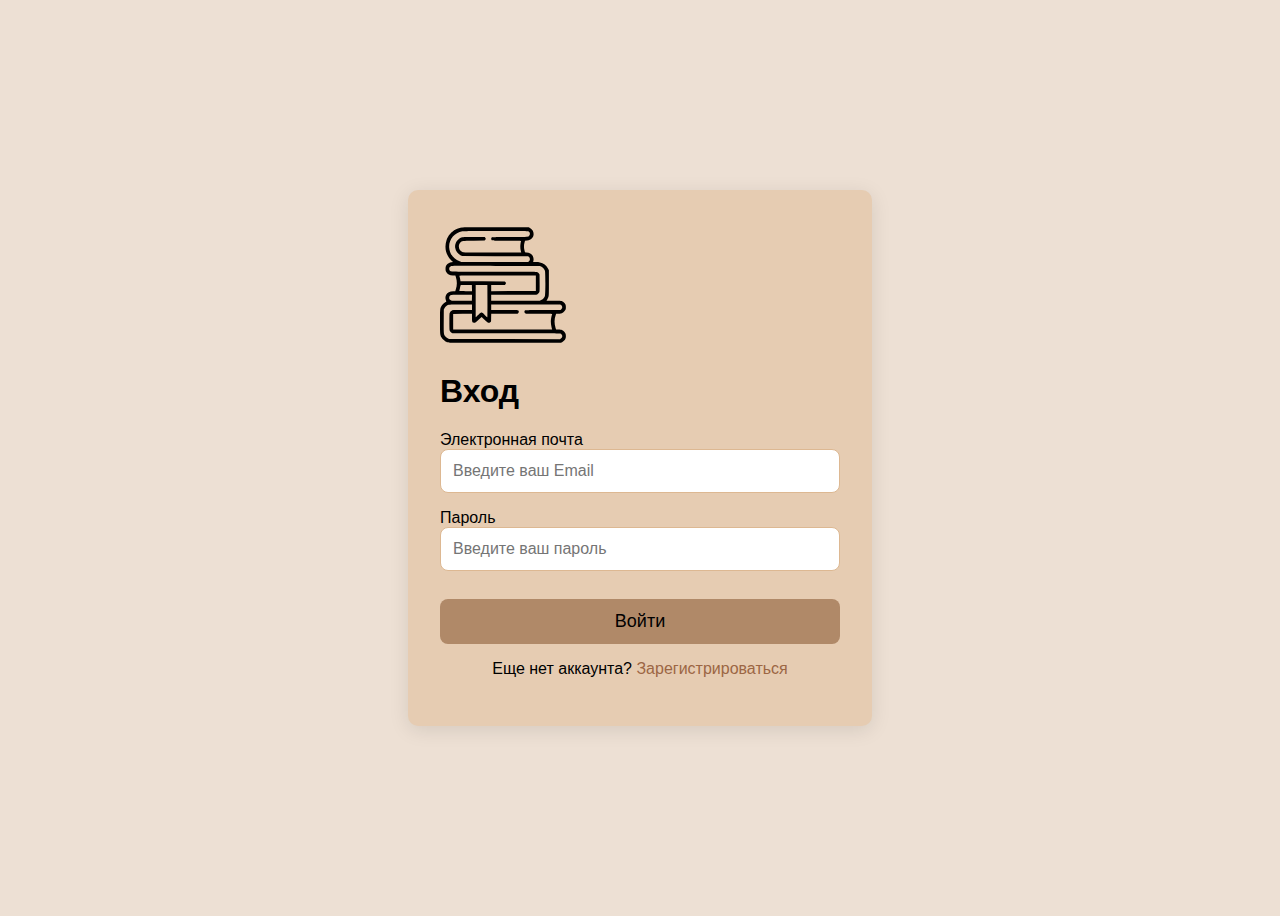
<file: templates/login.html>
<!DOCTYPE html>
<html lang="en">

<head>
    <meta charset="UTF-8">
    <meta name="viewport" content="width=device-width, initial-scale=1.0">
    <title>Вход</title>
</head>

<style>
    body {
        font-family: 'Lucida Sans', 'Lucida Sans Regular', 'Lucida Grande', 'Lucida Sans Unicode', 'Geneva', 'Verdana', sans-serif;
        background: #EDE0D4;
        display: flex;
        justify-content: center;
        align-items: center;
        height: 100vh;

    }

    .container {
        background: #E6CCB2;
        padding: 2rem;
        border-radius: 10px;
        box-shadow: 0 4px 20px rgba(0, 0, 0, 0.1);
        width: 100%;
        max-width: 400px;
    }

    /* .logo {
	text-align: center;
	align-items: center;
	justify-content: center;
} */

    /* h1 {
	margin-bottom: 1.5rem;
	text-align: center;
} */

    .input-group {
        margin-bottom: 1rem;
    }

    label {
        display: block;
    }

    input {
        width: 100%;
        padding: 0.75rem;
        border: 1px solid #DDB892;
        border-radius: 8px;
        font-size: 16px;
        box-sizing: border-box;
    }

    input:focus {
        border-color: black;
        outline: none;
    }

    button {
        width: 100%;
        padding: 0.75rem;
        background-color: #B08968;
        color: black;
        border: none;
        border-radius: 8px;
        font-size: 18px;
        cursor: pointer;
        transition: background-color 0.3s ease;
    }

    button:hover {
        background-color: #DDB892;
    }

    p {
        text-align: center;
        margin-top: 1rem;
    }

    a {
        color: #9C6644;
        text-decoration: none;
    }

    a:hover {
        text-decoration: underline;
    }

    #output {
        text-align: center;
        color: red;
        padding-bottom: 0.75rem;
    }
</style>

<body>
    <div class="container">
        <form class="registration-form">
            <div class="logo">
                <svg xmlns="http://www.w3.org/2000/svg" version="1.0" width="126" height="126"
                    viewBox="0 0 512.000000 512.000000" preserveAspectRatio="xMidYMid meet">

                    <g transform="translate(0.000000,512.000000) scale(0.100000,-0.100000)" fill="#000000"
                        stroke="none">
                        <path
                            d="M895 4899 c-93 -14 -163 -37 -260 -87 -162 -83 -310 -254 -370 -429 -49 -140 -57 -319 -20 -458 36 -138 138 -304 237 -387 l49 -42 -68 -12 c-80 -13 -115 -30 -161 -75 -57 -56 -77 -104 -77 -189 0 -64 4 -82 29 -128 53 -95 123 -132 271 -141 l99 -6 23 -72 c53 -170 50 -353 -9 -510 l-19 -53 -78 0 c-149 0 -237 -46 -290 -151 -35 -71 -40 -137 -15 -204 8 -22 17 -47 20 -55 3 -10 -10 -23 -41 -39 -52 -28 -136 -115 -166 -172 -46 -92 -49 -125 -49 -619 0 -506 2 -531 57 -632 32 -59 107 -134 170 -170 108 -62 -30 -59 2438 -56 l2250 3 45 21 c55 25 103 72 133 128 30 58 31 174 0 232 -26 49 -92 111 -141 131 -19 8 -80 18 -136 21 l-100 7 -22 71 c-55 174 -52 351 8 511 l19 53 82 0 c45 0 99 5 119 10 63 18 129 70 162 130 27 48 31 65 31 130 0 57 -6 85 -22 115 -28 53 -78 99 -133 124 -42 19 -65 21 -337 21 -161 0 -293 2 -293 4 0 2 16 29 35 61 62 103 60 83 60 651 l0 520 -37 75 c-67 136 -185 225 -328 248 -36 6 -113 11 -172 11 l-108 0 11 28 c6 15 11 54 12 87 1 158 -122 275 -288 275 -62 0 -65 6 -91 132 -19 95 -15 190 14 283 l18 60 84 11 c97 12 134 29 186 81 129 128 94 345 -70 431 l-51 27 -1325 1 c-729 1 -1352 -2 -1385 -7z m2690 -155 c88 -42 92 -156 8 -211 -25 -17 -81 -18 -756 -23 -707 -5 -729 -6 -743 -24 -16 -23 -18 -59 -4 -86 20 -38 55 -40 643 -40 538 0 569 -1 562 -17 -4 -10 -14 -54 -22 -98 -17 -91 -12 -218 12 -305 8 -30 15 -56 15 -57 0 -2 -528 -3 -1172 -3 -1158 0 -1174 1 -1218 21 -95 43 -143 116 -144 219 0 72 21 124 70 174 63 62 48 61 532 66 l444 5 24 28 c29 34 30 56 3 91 l-20 26 -445 0 c-418 0 -448 -1 -501 -20 -170 -60 -283 -245 -256 -419 21 -135 108 -252 230 -309 l58 -27 1337 -5 1337 -5 28 -21 c62 -46 63 -137 1 -189 l-30 -25 -1356 2 -1357 3 -67 26 c-253 99 -410 307 -425 564 -20 324 211 610 533 664 27 5 633 9 1347 10 1167 1 1302 -1 1332 -15z m523 -1433 c65 -29 134 -104 156 -168 24 -70 24 -956 0 -1026 -22 -64 -91 -139 -156 -168 l-53 -24 -987 -3 -988 -3 0 121 0 120 920 0 c785 0 925 2 949 14 47 25 89 81 96 128 3 24 5 187 3 364 l-3 321 -25 36 c-13 20 -41 45 -61 56 -37 21 -40 21 -1758 21 -1849 0 -1760 -2 -1806 50 -14 15 -20 36 -20 70 0 54 20 84 70 106 25 11 348 13 1820 11 l1790 -2 53 -24z m-213 -681 l0 -315 -907 -3 -908 -2 0 125 0 125 279 0 280 0 20 26 c27 35 26 57 -3 91 l-24 28 -901 3 -901 2 0 23 c0 22 -33 168 -45 200 -7 16 69 17 1551 15 l1559 -3 0 -315z m-2597 -197 l3 -123 -262 0 c-245 0 -261 1 -254 18 4 9 16 60 27 112 11 52 22 101 24 108 3 10 54 12 231 10 l228 -3 3 -122z m630 -530 c1 -359 -1 -653 -4 -653 -4 0 -51 43 -106 95 -124 120 -132 121 -226 33 -37 -34 -84 -78 -104 -97 l-38 -35 0 657 0 657 238 -2 237 -3 3 -652z m-630 140 l-3 -118 -385 -3 c-212 -2 -404 0 -428 3 -27 4 -55 17 -75 35 -28 25 -32 35 -32 78 0 53 26 94 70 112 11 5 208 9 438 9 l418 1 -3 -117z m2 -388 l0 -115 -390 0 c-307 0 -398 -3 -423 -14 -42 -17 -83 -66 -97 -114 -14 -53 -12 -658 3 -697 18 -45 38 -70 77 -94 l35 -21 2170 0 c1405 0 2183 -4 2206 -10 47 -13 80 -50 85 -97 6 -47 -11 -80 -55 -110 l-34 -23 -2256 2 -2256 3 -51 27 c-28 15 -70 48 -93 74 -72 81 -72 87 -69 625 l3 474 27 50 c24 45 52 78 100 114 50 38 82 40 556 41 l462 0 0 -115z m3622 95 c57 -45 61 -125 7 -176 l-30 -29 -720 -5 c-699 -5 -721 -6 -735 -24 -23 -33 -18 -82 12 -105 26 -21 36 -21 566 -21 482 0 540 -2 534 -15 -17 -46 -36 -130 -47 -205 -13 -104 -5 -215 26 -332 l22 -88 -2011 2 -2011 3 0 315 0 315 383 3 382 2 0 -147 c0 -162 7 -189 53 -211 50 -24 82 -7 214 116 l124 115 107 -105 c148 -146 185 -162 244 -109 l33 29 3 156 4 156 533 0 534 0 25 23 c36 32 39 74 6 107 -20 20 -33 20 -560 20 l-540 0 0 115 0 115 1409 0 c1385 0 1409 0 1433 -20z" />
                    </g>
                </svg>
            </div>
            <h1>Вход</h1>
            <div class="input-group">
                <label for="email">Электронная почта</label>
                <input type="email" id="email" name="email" required placeholder="Введите ваш Email">
            </div>
            <div class="input-group">
                <label for="password">Пароль</label>
                <input type="password" id="password" name="password" required placeholder="Введите ваш пароль">
            </div>
            <div id="output"></div>
            <button id="loginButton" type="button">Войти</button>
            <p>Еще нет аккаунта? <a href="/register">Зарегистрироваться</a></p>

        </form>
    </div>

    <script>
        function showError(input_element, message) {
            // Создаем ошибку и ее свойства
            let error = document.createElement("label");
            // Задаем параметры для элемента ошибки 
            error.className = "error";
            error.style.color = "red";
            error.style.paddingLeft = "6px";
            error.style.paddingTop = "6px";
            error.style.fontSize = "12px";
            error.innerHTML = message;

            // Удаляем ошибки на страничке, все прошлые
            const all_errors = input_element.parentElement.querySelectorAll(".error");
            all_errors.forEach(element => element.remove());

            // Вставляем ошибку над неправильнно веденном поле, новую
            input_element.parentElement.insertBefore(error, input_element);
        }

        function validateEmail(email) {
            const regex = /^[a-zA-Z0-9._-]+@[a-zA-Z0-9.-]+\.[a-zA-Z]{2,6}$/;
            return regex.test(email);
        }

        async function sendData(data) {
            try {
                // Осуществляем отправку через fetch
                const response = await fetch('/login', {
                    method: 'POST',
                    headers: {
                        'Content-Type': 'application/json' // Для JSON данных
                    },
                    body: JSON.stringify(data) // Преобразуем данные в JSON
                });


                if (response.status === 500) {
                    console.log("Ошибка сервера! Статус 500");
                }
                else if (response.status === 400) {
                    const result = await response.json();
                    console.log("Не успешно, ошибка в передачи данных, 400:", result);
                }
                else if (response.status === 401) {
                    document.getElementById("output").textContent = "Неверный пароль для данного аккаунта";
                    const result = await response.json();
                    console.log("Не успешно, ошибка во входе, 401:", result);
                }
                else if (response.status === 404) {
                    document.getElementById("output").textContent = "Такого пользователя не существует.\nПожалуйста зарегестрируйтесь";
                    const result = await response.json();
                    console.log("Не успешно, ошибка во входе, 404:", result);
                }

                else {
                    const result = await response.json(); // Парсим JSON ответ
                    console.log('Успешно:', result);
                    window.location.href = "/home";  // Перенаправляем на страничку /home
                }
            }
            catch (error) {
                // Выдачи ошибки
                console.error('Ошибка:', error);
            }
        }

        async function btnClick() {
            const email = document.getElementById("email").value.trim();
            const password = document.getElementById("password").value.trim();

            const divOutput = document.getElementById("output");
            divOutput.textContent = "";

            console.log(email, password)

            const errors = document.querySelectorAll(".error");
            errors.forEach(error => error.remove());

            is_valid = true;

            if (!validateEmail(email)) {
                showError(document.getElementById("email"), "Неккоректный email");
                console.log("Неккоректный email");
                is_valid = false;
            }
            if (is_valid === true) {
                const myData = {
                    "email": email,
                    "password": password,
                };
                // console.log(myData)
                sendData(myData);
            }
        }
        document.getElementById("loginButton").addEventListener("click", btnClick)

    </script>

</body>

</html>
</file>
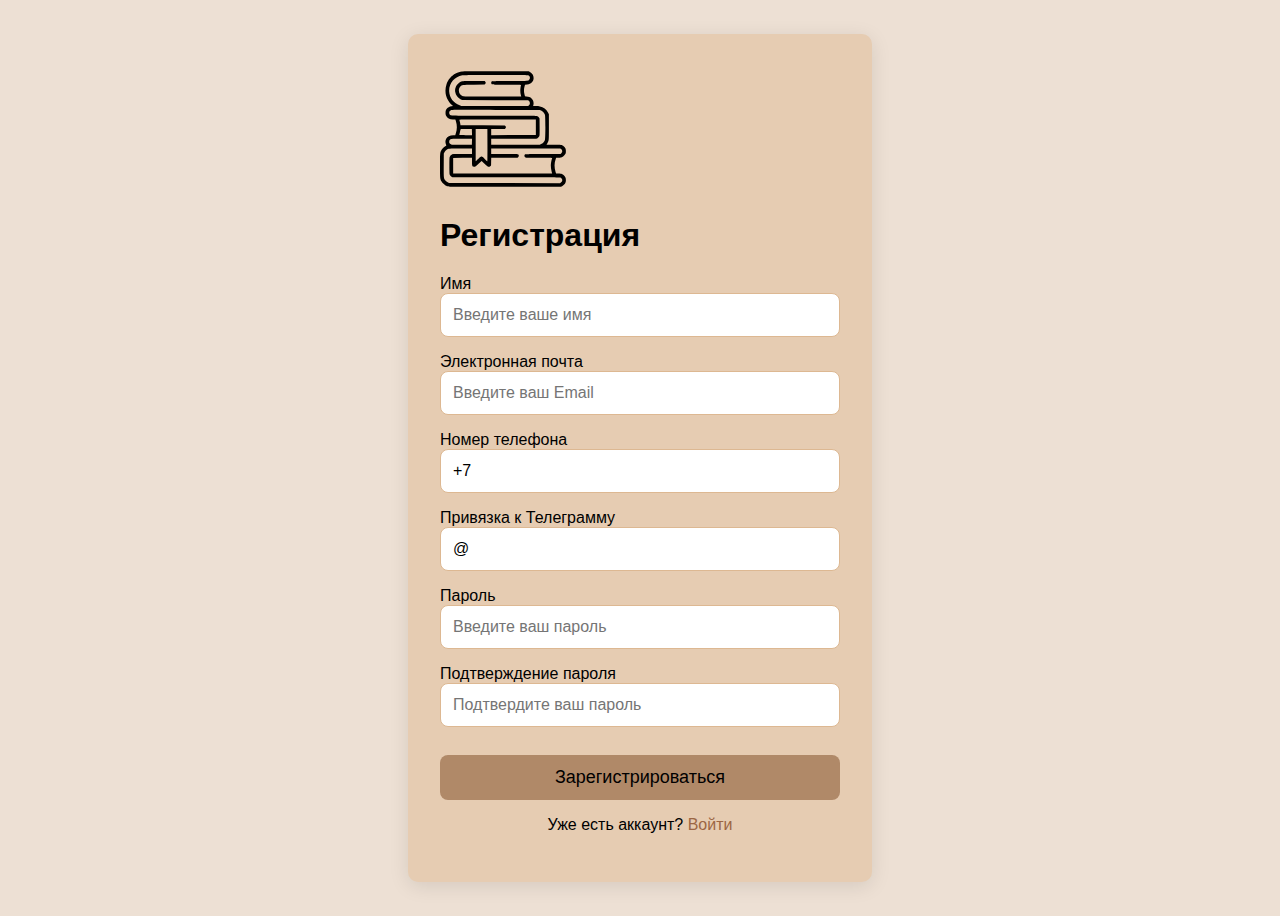
<file: templates/register.html>
<!DOCTYPE html>
<html lang="en">

<head>
    <meta charset="UTF-8">
    <meta name="viewport" content="width=device-width, initial-scale=1.0">
    <title>Регистрация</title>
</head>

<style>
    body {
        font-family: 'Lucida Sans', 'Lucida Sans Regular', 'Lucida Grande', 'Lucida Sans Unicode', 'Geneva', 'Verdana', sans-serif;
        background: #EDE0D4;
        display: flex;
        justify-content: center;
        align-items: center;
        height: 100vh;

    }

    .container {
        background: #E6CCB2;
        padding: 2rem;
        border-radius: 10px;
        box-shadow: 0 4px 20px rgba(0, 0, 0, 0.1);
        width: 100%;
        max-width: 400px;
    }

    /* .logo {
	text-align: center;
	align-items: center;
	justify-content: center;
} */

    /* h1 {
	margin-bottom: 1.5rem;
	text-align: center;
} */

    .input-group {
        margin-bottom: 1rem;
    }

    label {
        display: block;
    }

    input {
        width: 100%;
        padding: 0.75rem;
        border: 1px solid #DDB892;
        border-radius: 8px;
        font-size: 16px;
        box-sizing: border-box;
    }

    input:focus {
        border-color: black;
        outline: none;
    }

    button {
        width: 100%;
        padding: 0.75rem;
        background-color: #B08968;
        color: black;
        border: none;
        border-radius: 8px;
        font-size: 18px;
        cursor: pointer;
        transition: background-color 0.3s ease;
    }

    button:hover {
        background-color: #DDB892;
    }

    p {
        text-align: center;
        margin-top: 1rem;
    }

    a {
        color: #9C6644;
        text-decoration: none;
    }

    a:hover {
        text-decoration: underline;
    }

    #output {
        text-align: center;
        color: red;
        padding-bottom: 0.75rem;
    }
</style>

<body>

    <div class="container">

        <form method="post" autocomplete="on">
            <div class="logo">
                <!-- <svg xmlns="http://www.w3.org/2000/svg" width="126" height="126" viewBox="0 0 512 512">
                    <path
                        d="M64,480H48a32,32,0,0,1-32-32V112A32,32,0,0,1,48,80H64a32,32,0,0,1,32,32V448A32,32,0,0,1,64,480Z" />
                    <path d="M240,176a32,32,0,0,0-32-32H144a32,32,0,0,0-32,32v28a4,4,0,0,0,4,4H236a4,4,0,0,0,4-4Z" />
                    <path d="M112,448a32,32,0,0,0,32,32h64a32,32,0,0,0,32-32V418a2,2,0,0,0-2-2H114a2,2,0,0,0-2,2Z" />
                    <rect x="112" y="240" width="128" height="144" rx="2" ry="2" />
                    <path
                        d="M320,480H288a32,32,0,0,1-32-32V64a32,32,0,0,1,32-32h32a32,32,0,0,1,32,32V448A32,32,0,0,1,320,480Z" />
                    <path
                        d="M495.89,445.45l-32.23-340c-1.48-15.65-16.94-27-34.53-25.31l-31.85,3c-17.59,1.67-30.65,15.71-29.17,31.36l32.23,340c1.48,15.65,16.94,27,34.53,25.31l31.85-3C484.31,475.14,497.37,461.1,495.89,445.45Z" />
                </svg> -->
                <svg xmlns="http://www.w3.org/2000/svg" version="1.0" width="126" height="126"
                    viewBox="0 0 512.000000 512.000000" preserveAspectRatio="xMidYMid meet">

                    <g transform="translate(0.000000,512.000000) scale(0.100000,-0.100000)" fill="#000000"
                        stroke="none">
                        <path
                            d="M895 4899 c-93 -14 -163 -37 -260 -87 -162 -83 -310 -254 -370 -429 -49 -140 -57 -319 -20 -458 36 -138 138 -304 237 -387 l49 -42 -68 -12 c-80 -13 -115 -30 -161 -75 -57 -56 -77 -104 -77 -189 0 -64 4 -82 29 -128 53 -95 123 -132 271 -141 l99 -6 23 -72 c53 -170 50 -353 -9 -510 l-19 -53 -78 0 c-149 0 -237 -46 -290 -151 -35 -71 -40 -137 -15 -204 8 -22 17 -47 20 -55 3 -10 -10 -23 -41 -39 -52 -28 -136 -115 -166 -172 -46 -92 -49 -125 -49 -619 0 -506 2 -531 57 -632 32 -59 107 -134 170 -170 108 -62 -30 -59 2438 -56 l2250 3 45 21 c55 25 103 72 133 128 30 58 31 174 0 232 -26 49 -92 111 -141 131 -19 8 -80 18 -136 21 l-100 7 -22 71 c-55 174 -52 351 8 511 l19 53 82 0 c45 0 99 5 119 10 63 18 129 70 162 130 27 48 31 65 31 130 0 57 -6 85 -22 115 -28 53 -78 99 -133 124 -42 19 -65 21 -337 21 -161 0 -293 2 -293 4 0 2 16 29 35 61 62 103 60 83 60 651 l0 520 -37 75 c-67 136 -185 225 -328 248 -36 6 -113 11 -172 11 l-108 0 11 28 c6 15 11 54 12 87 1 158 -122 275 -288 275 -62 0 -65 6 -91 132 -19 95 -15 190 14 283 l18 60 84 11 c97 12 134 29 186 81 129 128 94 345 -70 431 l-51 27 -1325 1 c-729 1 -1352 -2 -1385 -7z m2690 -155 c88 -42 92 -156 8 -211 -25 -17 -81 -18 -756 -23 -707 -5 -729 -6 -743 -24 -16 -23 -18 -59 -4 -86 20 -38 55 -40 643 -40 538 0 569 -1 562 -17 -4 -10 -14 -54 -22 -98 -17 -91 -12 -218 12 -305 8 -30 15 -56 15 -57 0 -2 -528 -3 -1172 -3 -1158 0 -1174 1 -1218 21 -95 43 -143 116 -144 219 0 72 21 124 70 174 63 62 48 61 532 66 l444 5 24 28 c29 34 30 56 3 91 l-20 26 -445 0 c-418 0 -448 -1 -501 -20 -170 -60 -283 -245 -256 -419 21 -135 108 -252 230 -309 l58 -27 1337 -5 1337 -5 28 -21 c62 -46 63 -137 1 -189 l-30 -25 -1356 2 -1357 3 -67 26 c-253 99 -410 307 -425 564 -20 324 211 610 533 664 27 5 633 9 1347 10 1167 1 1302 -1 1332 -15z m523 -1433 c65 -29 134 -104 156 -168 24 -70 24 -956 0 -1026 -22 -64 -91 -139 -156 -168 l-53 -24 -987 -3 -988 -3 0 121 0 120 920 0 c785 0 925 2 949 14 47 25 89 81 96 128 3 24 5 187 3 364 l-3 321 -25 36 c-13 20 -41 45 -61 56 -37 21 -40 21 -1758 21 -1849 0 -1760 -2 -1806 50 -14 15 -20 36 -20 70 0 54 20 84 70 106 25 11 348 13 1820 11 l1790 -2 53 -24z m-213 -681 l0 -315 -907 -3 -908 -2 0 125 0 125 279 0 280 0 20 26 c27 35 26 57 -3 91 l-24 28 -901 3 -901 2 0 23 c0 22 -33 168 -45 200 -7 16 69 17 1551 15 l1559 -3 0 -315z m-2597 -197 l3 -123 -262 0 c-245 0 -261 1 -254 18 4 9 16 60 27 112 11 52 22 101 24 108 3 10 54 12 231 10 l228 -3 3 -122z m630 -530 c1 -359 -1 -653 -4 -653 -4 0 -51 43 -106 95 -124 120 -132 121 -226 33 -37 -34 -84 -78 -104 -97 l-38 -35 0 657 0 657 238 -2 237 -3 3 -652z m-630 140 l-3 -118 -385 -3 c-212 -2 -404 0 -428 3 -27 4 -55 17 -75 35 -28 25 -32 35 -32 78 0 53 26 94 70 112 11 5 208 9 438 9 l418 1 -3 -117z m2 -388 l0 -115 -390 0 c-307 0 -398 -3 -423 -14 -42 -17 -83 -66 -97 -114 -14 -53 -12 -658 3 -697 18 -45 38 -70 77 -94 l35 -21 2170 0 c1405 0 2183 -4 2206 -10 47 -13 80 -50 85 -97 6 -47 -11 -80 -55 -110 l-34 -23 -2256 2 -2256 3 -51 27 c-28 15 -70 48 -93 74 -72 81 -72 87 -69 625 l3 474 27 50 c24 45 52 78 100 114 50 38 82 40 556 41 l462 0 0 -115z m3622 95 c57 -45 61 -125 7 -176 l-30 -29 -720 -5 c-699 -5 -721 -6 -735 -24 -23 -33 -18 -82 12 -105 26 -21 36 -21 566 -21 482 0 540 -2 534 -15 -17 -46 -36 -130 -47 -205 -13 -104 -5 -215 26 -332 l22 -88 -2011 2 -2011 3 0 315 0 315 383 3 382 2 0 -147 c0 -162 7 -189 53 -211 50 -24 82 -7 214 116 l124 115 107 -105 c148 -146 185 -162 244 -109 l33 29 3 156 4 156 533 0 534 0 25 23 c36 32 39 74 6 107 -20 20 -33 20 -560 20 l-540 0 0 115 0 115 1409 0 c1385 0 1409 0 1433 -20z" />
                    </g>
                </svg>
            </div>
            <h1>Регистрация</h1>
            <div class="input-group">
                <label for="name">Имя</label>
                <input autocomplete="on" type="text" id="name" name="name" required placeholder="Введите ваше имя">
            </div>
            <div class="input-group">
                <label for="email">Электронная почта</label>
                <input type="email" id="email" name="email" required placeholder="Введите ваш Email">
            </div>
            <div class="input-group">
                <label for="email">Номер телефона</label>
                <input type="tel" id="number" name="number" value="+7" required
                    placeholder="Введите ваш номер телефона">
            </div>
            <div class="input-group">
                <label for="email">Привязка к Телеграмму</label>
                <input type="text" id="telegramm_connect" name="telegramm_connect" value="@" required
                    placeholder="Введите ваше имя пользователя">
            </div>

            <div class="input-group">
                <label for="password">Пароль</label>
                <input class="password field" type="password" id="password" name="password" required
                    placeholder="Введите ваш пароль">
            </div>
            <div class="input-group">
                <label for="confirm-password">Подтверждение пароля</label>
                <input class="confirm_password field" type="password" id="confirm_password" name="confirm_password"
                    required placeholder="Подтвердите ваш пароль">

            </div>
            <div id="output"></div>
            <button id="registerButton" type="button">Зарегистрироваться</button>
            <p>Уже есть аккаунт? <a href="/login">Войти</a></p>


        </form>
    </div>


    <script>
        // Функция для вывода ошибки
        function showError(input_element, message) {
            // Создаем ошибку и ее свойства
            let error = document.createElement("label");
            // Задаем параметры для элемента ошибки 
            error.className = "error";
            error.style.color = "red";
            error.style.paddingLeft = "6px";
            error.style.paddingTop = "6px";
            error.style.fontSize = "12px";
            error.innerHTML = message;

            // Удаляем ошибки на страничке, все прошлые
            const all_errors = input_element.parentElement.querySelectorAll(".error");
            all_errors.forEach(element => element.remove());

            // Вставляем ошибку над неправильнно веденном поле, новую
            input_element.parentElement.insertBefore(error, input_element);
        }

        // Валидация почты
        function validateEmail(email) {
            const regex = /^[a-zA-Z0-9._-]+@[a-zA-Z0-9.-]+\.[a-zA-Z]{2,6}$/;
            return regex.test(email);
        }

        // Валидация номера
        function validatePhoneNumber(number) {
            const regex = /^\+?[7]([0-9]{10})$/;
            return regex.test(number);
        }

        // Отправление даты на сервер flask
        async function sendData(data) {
            try {
                // Осуществляем отправку через fetch
                const response = await fetch('/register', {
                    method: 'POST',
                    headers: {
                        'Content-Type': 'application/json' // Для JSON данных
                    },
                    body: JSON.stringify(data) // Преобразуем данные в JSON
                });

                // Если статус ошибки 500, то выдается соответствующая ошибка
                if (response.status === 500) {
                    console.log("Ошибка сервера! Статус 500");
                }
                // Если ошибка 409, то такой пользователь уже иметтся в БД
                else if (response.status === 409) {
                    // Обрабатываем ошибку для регистрации с имеющимся пользователем в бд
                    document.getElementById("output").textContent = "Аккаунт с этой почтой или номером телефона уже зарегестрирован";
                    const result = await response.json();
                    console.log("Не успешно, ошибка в регистрации, 409:", result);
                }
                // Если ошибка 400, то ошибка в передачи данных
                else if (response.status === 400) {
                    const result = await response.json();
                    console.log("Не успешно, ошибка в передачи данных, 400:", result);
                }
                // В остальных случаях все успешно
                else {
                    const result = await response.json(); // Парсим JSON ответ
                    console.log('Успешно:', result);
                    window.location.href = "/login";  // Перенаправляем на страничку /login
                }
            }
            catch (error) {
                // Выдачи ошибки
                console.error('Ошибка:', error);
            }
        }

        // Функция для нажатия на кнопку
        async function btnClick() {
            // Достаем нужные поля ввода и их значения
            const name = document.getElementById("name").value.trim();
            const email = document.getElementById("email").value.trim();
            const number = document.getElementById("number").value.trim();
            const telegramm_connect = document.getElementById("telegramm_connect").value.trim();
            const password = document.getElementById("password").value.trim();
            const passwordConfirm = document.getElementById("confirm_password").value.trim();

            // Обнуляем ошибку для регистрации(с имеющимся пользователем в бд)
            const divOutput = document.getElementById("output");
            divOutput.textContent = "";

            // Маленькая проверка
            console.log(name, email, number, telegramm_connect, password, passwordConfirm);

            // Удаляем ошибки на страничке
            const errors = document.querySelectorAll(".error");
            errors.forEach(error => error.remove());

            // Для проверки правильности ввода каждого поля
            is_valid = true;

            if (password.length < 8) {
                showError(document.getElementById("password"), "Пароль менее 8 символов");
                console.log("Пароль менее 8 символов");
                is_valid = false;
            }
            else if (password !== passwordConfirm) {
                showError(document.getElementById("confirm_password"), "Пароли не совпадают");
                console.log("Пароли не совпадают");
                is_valid = false;
            }

            if (!validateEmail(email)) {
                showError(document.getElementById("email"), "Неккоректный email");
                console.log("Неккоректный email");
                is_valid = false;
            }
            if (!validatePhoneNumber(number)) {
                showError(document.getElementById("number"), "Некорректный номер телефона");
                console.log("Некорректный номер телефона");
                is_valid = false;
            }
            if (is_valid === true) {
                // Создаем переменную со всеми данными
                const myData = {
                    "name": name,
                    "email": email,
                    "number": number,
                    "telegramm_connect": telegramm_connect,
                    "password": password,
                };
                // Передаем все данные в функцию
                sendData(myData);
            }
        }
        document.getElementById("registerButton").addEventListener("click", btnClick);

    </script>
</body>



</html>
</file>
